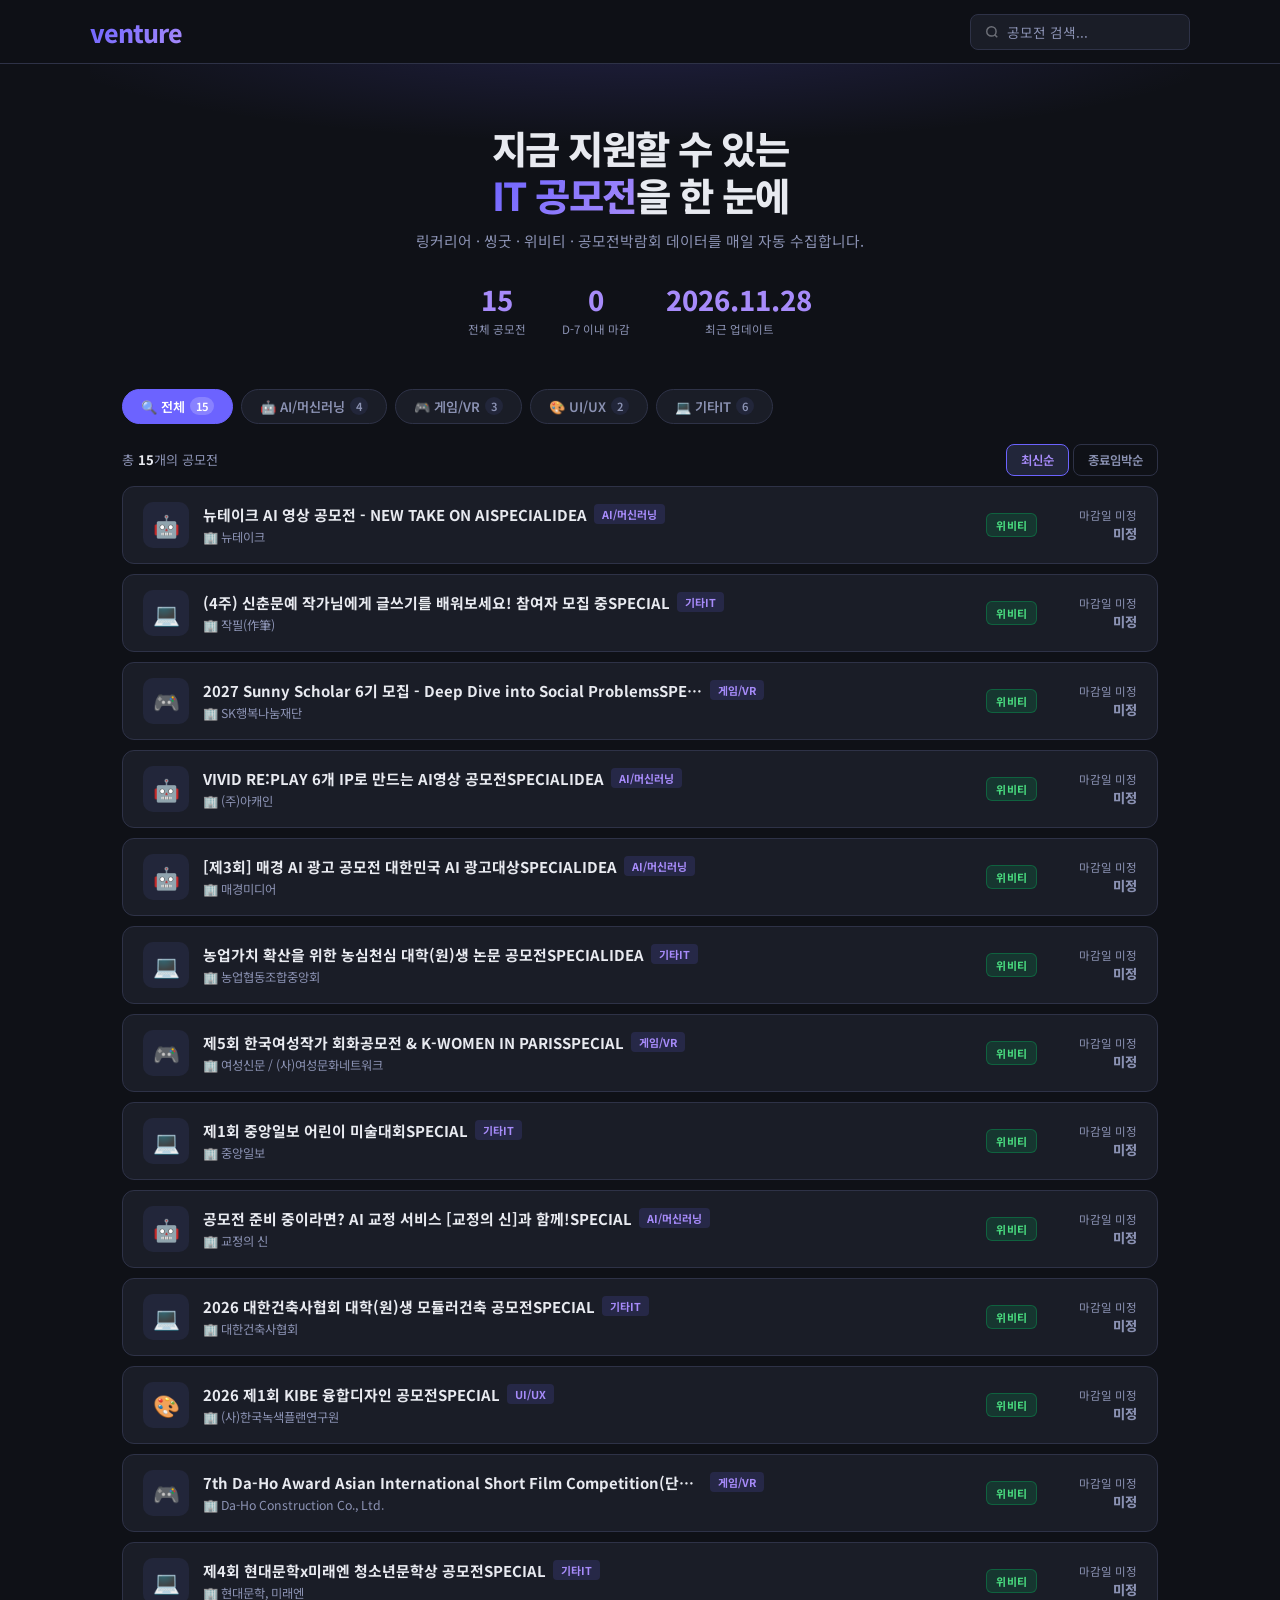
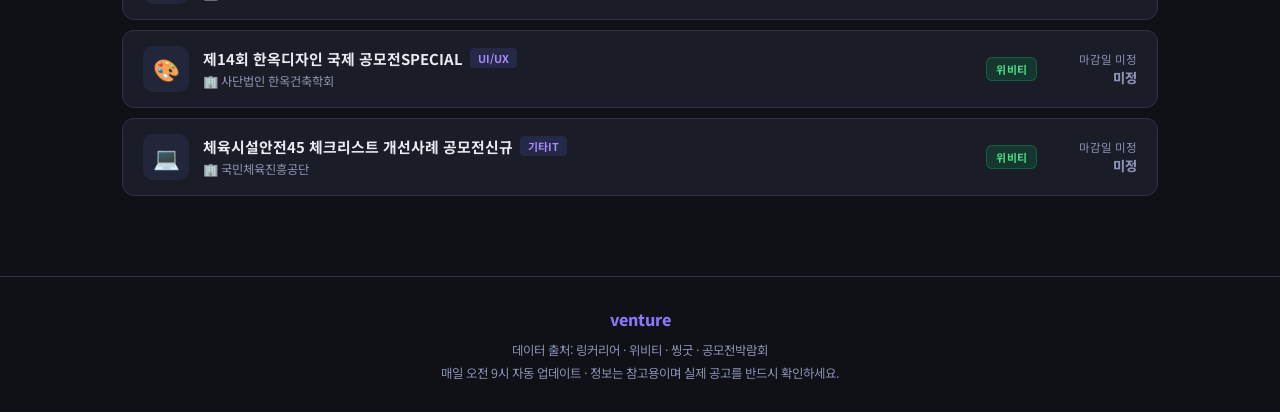
<file: docs/index.html>
<!DOCTYPE html>
<html lang="ko">
<head>
  <meta charset="UTF-8" />
  <meta name="viewport" content="width=device-width, initial-scale=1.0" />
  <title>venture — IT 공모전 큐레이션</title>
  <meta name="description" content="AI, 빅데이터, 앱개발 등 국내 IT 공모전을 한 곳에서! 링커리어, 위비티, 씽굿에서 실시간 수집." />
  <link rel="preconnect" href="https://fonts.googleapis.com" />
  <link href="https://fonts.googleapis.com/css2?family=Noto+Sans+KR:wght@400;500;600;700;800&display=swap" rel="stylesheet" />
  <style>
    *, *::before, *::after { box-sizing: border-box; margin: 0; padding: 0; }
    :root {
      --bg:      #0f1117;
      --surface: #1a1d27;
      --sur2:    #22263a;
      --border:  #2e3247;
      --accent:  #6c63ff;
      --accent2: #a78bfa;
      --text:    #e8eaf0;
      --sub:     #8b92b3;
      --green:   #22c55e;
      --yellow:  #f59e0b;
      --red:     #ef4444;
      --r:       12px;
    }
    body {
      background: var(--bg);
      color: var(--text);
      font-family: 'Noto Sans KR', -apple-system, sans-serif;
      min-height: 100vh;
    }
    a { text-decoration: none; color: inherit; }

    /* ── HEADER ── */
    header {
      position: sticky; top: 0; z-index: 100;
      background: rgba(15,17,23,.88);
      backdrop-filter: blur(12px);
      border-bottom: 1px solid var(--border);
      padding: 0 32px; height: 64px;
    }
    .h-inner {
      height: 100%; max-width: 1100px; margin: 0 auto;
      display: flex; align-items: center; justify-content: space-between;
    }
    .logo {
      font-size: 1.55rem; font-weight: 800; letter-spacing: -1px;
      background: linear-gradient(135deg, var(--accent), var(--accent2));
      -webkit-background-clip: text; -webkit-text-fill-color: transparent;
    }
    .search-wrap {
      display: flex; align-items: center; gap: 8px;
      background: var(--surface); border: 1px solid var(--border);
      border-radius: 8px; padding: 7px 14px; width: 220px;
      transition: border-color .2s;
    }
    .search-wrap:focus-within { border-color: var(--accent); }
    .search-wrap svg { opacity: .4; flex-shrink: 0; }
    .search-wrap input {
      background: none; border: none; outline: none;
      color: var(--text); font-size: .85rem; width: 100%; font-family: inherit;
    }
    .search-wrap input::placeholder { color: var(--sub); }

    /* ── HERO ── */
    .hero {
      padding: 60px 32px 44px; text-align: center;
      background: radial-gradient(ellipse 80% 50% at 50% -10%, rgba(108,99,255,.18) 0%, transparent 70%);
      max-width: 1100px; margin: 0 auto;
    }
    .hero h1 { font-size: 2.4rem; font-weight: 800; letter-spacing: -1.5px; line-height: 1.22; }
    .hero h1 em {
      font-style: normal;
      background: linear-gradient(135deg, var(--accent), var(--accent2));
      -webkit-background-clip: text; -webkit-text-fill-color: transparent;
    }
    .hero p { margin-top: 12px; color: var(--sub); font-size: .92rem; }
    .hero-stats { display: flex; justify-content: center; gap: 36px; margin-top: 28px; }
    .stat { text-align: center; }
    .stat-num { font-size: 1.7rem; font-weight: 800; color: var(--accent2); }
    .stat-label { font-size: .72rem; color: var(--sub); margin-top: 2px; }

    /* ── CAT BAR ── */
    .cat-bar {
      display: flex; gap: 8px; padding: 0 32px;
      overflow-x: auto; scrollbar-width: none;
      max-width: 1100px; margin: 8px auto 0;
    }
    .cat-bar::-webkit-scrollbar { display: none; }
    .cat-btn {
      flex-shrink: 0; padding: 7px 18px; border-radius: 999px;
      border: 1px solid var(--border); background: var(--surface);
      color: var(--sub); font-size: .82rem; font-weight: 600;
      cursor: pointer; transition: all .15s; font-family: inherit;
      display: flex; align-items: center; gap: 5px; white-space: nowrap;
    }
    .cat-btn .cnt {
      font-size: .7rem; background: var(--sur2);
      border-radius: 999px; padding: 1px 6px; color: var(--sub);
    }
    .cat-btn:hover { border-color: var(--accent); color: var(--accent2); }
    .cat-btn.active { background: var(--accent); border-color: var(--accent); color: #fff; }
    .cat-btn.active .cnt { background: rgba(255,255,255,.2); color: #fff; }

    /* ── SOURCE ROW ── */
    .src-row {
      display: flex; gap: 8px; padding: 10px 32px 0;
      overflow-x: auto; scrollbar-width: none;
      max-width: 1100px; margin: 0 auto;
    }
    .src-row::-webkit-scrollbar { display: none; }
    .src-chip {
      flex-shrink: 0; padding: 5px 13px; border-radius: 8px;
      border: 1px solid var(--border); background: var(--surface);
      color: var(--sub); font-size: .78rem; font-weight: 700;
      cursor: pointer; transition: all .15s; font-family: inherit;
    }
    .src-chip:hover { border-color: var(--accent); }
    .src-chip.active { background: var(--sur2); border-color: var(--accent); color: var(--accent2); }

    /* ── TOOLBAR ── */
    .toolbar {
      display: flex; align-items: center; justify-content: space-between;
      padding: 20px 32px 10px; max-width: 1100px; margin: 0 auto;
    }
    .result-count { font-size: .82rem; color: var(--sub); }
    .result-count strong { color: var(--text); }
    .sort-group { display: flex; gap: 4px; }
    .sort-btn {
      padding: 6px 14px; border-radius: 8px;
      border: 1px solid var(--border); background: none;
      color: var(--sub); font-size: .78rem; font-weight: 600;
      cursor: pointer; transition: all .15s; font-family: inherit;
    }
    .sort-btn:hover { color: var(--text); border-color: var(--accent); }
    .sort-btn.active { background: var(--sur2); color: var(--accent2); border-color: var(--accent); }

    /* ── LIST ── */
    .list-wrap {
      padding: 0 32px 80px; max-width: 1100px;
      margin: 0 auto; display: flex; flex-direction: column; gap: 10px;
    }

    /* ── ROW CARD ── */
    .row-card {
      display: flex; align-items: center; gap: 14px;
      background: var(--surface); border: 1px solid var(--border);
      border-radius: var(--r); padding: 15px 20px;
      cursor: pointer; transition: border-color .15s, transform .15s, box-shadow .15s;
      text-decoration: none; color: inherit;
    }
    .row-card:hover {
      border-color: var(--accent); transform: translateY(-1px);
      box-shadow: 0 4px 24px rgba(108,99,255,.15);
    }
    .row-card.expired { opacity: .45; }

    .row-icon {
      width: 46px; height: 46px; border-radius: 10px; flex-shrink: 0;
      display: flex; align-items: center; justify-content: center;
      font-size: 1.35rem; overflow: hidden; background: var(--sur2);
    }
    .row-icon img { width: 100%; height: 100%; object-fit: cover; border-radius: 10px; }

    .row-main { flex: 1; min-width: 0; }
    .row-top { display: flex; align-items: center; gap: 7px; flex-wrap: wrap; }
    .row-title {
      font-size: .93rem; font-weight: 700;
      white-space: nowrap; overflow: hidden; text-overflow: ellipsis; max-width: 500px;
    }
    .row-cat {
      flex-shrink: 0; font-size: .68rem; font-weight: 700;
      padding: 2px 8px; border-radius: 4px;
      background: rgba(108,99,255,.15); color: var(--accent2);
    }
    .new-dot { width: 7px; height: 7px; border-radius: 50%; background: var(--accent); flex-shrink: 0; }
    .row-org { font-size: .77rem; color: var(--sub); margin-top: 3px; }

    .row-meta { display: flex; align-items: center; gap: 12px; flex-shrink: 0; }

    .src-badge {
      font-size: .68rem; font-weight: 700; padding: 3px 9px;
      border-radius: 6px; letter-spacing: .2px; flex-shrink: 0;
    }
    .badge-linkareer  { background: rgba(0,102,255,.15);  color: #60a5fa; border: 1px solid rgba(0,102,255,.3); }
    .badge-wevity     { background: rgba(0,200,100,.15);  color: #4ade80; border: 1px solid rgba(0,200,100,.3); }
    .badge-thinkgood  { background: rgba(255,136,0,.15);  color: #fb923c; border: 1px solid rgba(255,136,0,.3); }
    .badge-gonmofair  { background: rgba(168,85,247,.15); color: #c084fc; border: 1px solid rgba(168,85,247,.3); }
    .badge-campuspick { background: rgba(251,191,36,.15); color: #fbbf24; border: 1px solid rgba(251,191,36,.3); }

    .deadline-wrap { text-align: right; min-width: 88px; }
    .deadline-date { font-size: .72rem; color: var(--sub); }
    .dday { font-size: .83rem; font-weight: 800; margin-top: 1px; }
    .dday-green  { color: var(--green); }
    .dday-yellow { color: var(--yellow); }
    .dday-red    { color: var(--red); }
    .dday-gray   { color: var(--sub); }

    /* ── LOADING / EMPTY ── */
    .loading, .empty {
      text-align: center; padding: 80px 0; color: var(--sub);
    }
    .loading p, .empty p { margin-top: 14px; font-size: .88rem; }
    .empty-icon { font-size: 3rem; margin-bottom: 8px; }
    .spinner {
      width: 36px; height: 36px; margin: 0 auto;
      border: 3px solid var(--border); border-top-color: var(--accent);
      border-radius: 50%; animation: spin .8s linear infinite;
    }
    @keyframes spin { to { transform: rotate(360deg); } }

    /* ── FOOTER ── */
    footer {
      border-top: 1px solid var(--border);
      padding: 28px 32px; color: var(--sub);
      font-size: .78rem; text-align: center; line-height: 1.8;
    }
    .footer-logo {
      font-size: 1rem; font-weight: 800; margin-bottom: 6px;
      background: linear-gradient(135deg, var(--accent), var(--accent2));
      -webkit-background-clip: text; -webkit-text-fill-color: transparent;
    }
    footer a { color: var(--sub); }
    footer a:hover { color: var(--accent2); }

    /* ── RESPONSIVE ── */
    @media (max-width: 700px) {
      header { padding: 0 16px; }
      .hero { padding: 40px 16px 28px; }
      .hero h1 { font-size: 1.65rem; }
      .hero-stats { gap: 20px; }
      .cat-bar, .src-row, .toolbar, .list-wrap { padding-left: 16px; padding-right: 16px; }
      .row-title { max-width: 160px; }
      .search-wrap { width: 140px; }
      .row-org { display: none; }
    }
  </style>
</head>
<body>

<!-- HEADER -->
<header>
  <div class="h-inner">
    <div class="logo">venture</div>
    <div class="search-wrap">
      <svg width="14" height="14" fill="none" viewBox="0 0 24 24" stroke="currentColor" stroke-width="2.5">
        <circle cx="11" cy="11" r="8"/><path d="M21 21l-4.35-4.35"/>
      </svg>
      <input type="text" id="searchInput" placeholder="공모전 검색..." />
    </div>
  </div>
</header>

<!-- HERO -->
<section class="hero">
  <h1>지금 지원할 수 있는<br /><em>IT 공모전</em>을 한 눈에</h1>
  <p>링커리어 · 씽굿 · 위비티 · 공모전박람회 데이터를 매일 자동 수집합니다.</p>
  <div class="hero-stats">
    <div class="stat"><div class="stat-num" id="statTotal">—</div><div class="stat-label">전체 공모전</div></div>
    <div class="stat"><div class="stat-num" id="statClosing">—</div><div class="stat-label">D-7 이내 마감</div></div>
    <div class="stat"><div class="stat-num" id="statUpdated">—</div><div class="stat-label">최근 업데이트</div></div>
  </div>
</section>

<!-- CAT BAR -->
<div class="cat-bar" id="catBar"></div>

<!-- SOURCE ROW (hidden) -->
<div class="src-row" id="srcRow" style="display:none"></div>

<!-- TOOLBAR -->
<div class="toolbar">
  <p class="result-count">총 <strong id="resultCount">—</strong>개의 공모전</p>
  <div class="sort-group">
    <button class="sort-btn active" id="sortLatest" onclick="setSort('latest')">최신순</button>
    <button class="sort-btn" id="sortDeadline" onclick="setSort('deadline')">종료임박순</button>
  </div>
</div>

<!-- LIST -->
<div class="list-wrap" id="listWrap">
  <div class="loading"><div class="spinner"></div><p>공모전 정보를 불러오는 중...</p></div>
</div>

<!-- FOOTER -->
<footer>
  <div class="footer-logo">venture</div>
  <p>
    데이터 출처:
    <a href="https://linkareer.com/list/contest" target="_blank">링커리어</a> ·
    <a href="https://www.wevity.com" target="_blank">위비티</a> ·
    <a href="https://www.thinkgood.co.kr" target="_blank">씽굿</a> ·
    <a href="https://www.contestkorea.com" target="_blank">공모전박람회</a>
  </p>
  <p>매일 오전 9시 자동 업데이트 · 정보는 참고용이며 실제 공고를 반드시 확인하세요.</p>
</footer>

<script>
const CAT_ICONS = {
  "AI/머신러닝":"🤖","빅데이터":"📊","데이터":"🗃️","앱개발":"📱","웹개발":"🌐",
  "IoT/임베디드":"🔌","게임/VR":"🎮","보안/해킹":"🔒","블록체인":"⛓️",
  "UI/UX":"🎨","기타IT":"💻","전체":"🔍",
};
const SOURCES = ["linkareer","wevity","thinkgood","gonmofair","campuspick"];
const SRC_LABEL = {
  linkareer:"링커리어", wevity:"위비티",
  thinkgood:"씽굿", gonmofair:"공모전박람회", campuspick:"캠퍼스픽",
};

let allData = [];
let state  = { cat:"전체", sort:"latest", source:null, search:"" };

/* ── 초기화 ── */
document.addEventListener("DOMContentLoaded", () => {
  loadData();
  document.getElementById("searchInput").addEventListener("input", e => {
    state.search = e.target.value.trim();
    render();
  });
});

async function loadData() {
  try {
    const res  = await fetch("data.json?t=" + Date.now());
    const data = await res.json();
    allData = data.contests || [];

    // 통계
    document.getElementById("statTotal").textContent   = allData.length;
    document.getElementById("statUpdated").textContent = (data.updated || "").slice(0,10);
    const closing = allData.filter(c => c.days_left !== null && c.days_left >= 0 && c.days_left <= 7).length;
    document.getElementById("statClosing").textContent = closing;

    buildCatBar();
    buildSrcRow();
    render();
  } catch(e) {
    document.getElementById("listWrap").innerHTML =
      '<div class="empty"><div class="empty-icon">📭</div><p>데이터를 불러올 수 없습니다.<br>GitHub Actions가 아직 실행되지 않았을 수 있습니다.</p></div>';
  }
}

/* ── 카테고리 탭 생성 ── */
function buildCatBar() {
  const counts = { "전체": allData.length };
  allData.forEach(c => {
    const cat = c.category || "기타IT";
    counts[cat] = (counts[cat] || 0) + 1;
  });

  const order = ["전체","AI/머신러닝","빅데이터","데이터","앱개발","웹개발","보안/해킹","게임/VR","블록체인","IoT/임베디드","UI/UX","기타IT"];
  const cats  = [...order.filter(k => counts[k]), ...Object.keys(counts).filter(k => !order.includes(k))];

  document.getElementById("catBar").innerHTML = cats.map(cat => {
    const icon   = CAT_ICONS[cat] || "📌";
    const active = cat === state.cat ? "active" : "";
    return `<button class="cat-btn ${active}" data-cat="${esc(cat)}" onclick="selectCat(this)">
      ${icon} ${esc(cat)} <span class="cnt">${counts[cat]}</span>
    </button>`;
  }).join("");
}

/* ── 출처 행 생성 ── */
function buildSrcRow() {
  const present = [...new Set(allData.map(c => c.source_site).filter(Boolean))];
  const row = document.getElementById("srcRow");
  row.innerHTML = present.map(s => `
    <button class="src-chip" data-src="${esc(s)}" onclick="selectSrc(this)">${esc(SRC_LABEL[s]||s)}</button>
  `).join("");
}

/* ── 렌더 ── */
function render() {
  const q = state.search.toLowerCase();

  let items = allData.filter(c => {
    const matchCat = state.cat === "전체" || (c.category || "기타IT") === state.cat;
    const matchSrc = !state.source || c.source_site === state.source;
    const matchQ   = !q || c.title.toLowerCase().includes(q) || (c.organization||"").toLowerCase().includes(q);
    return matchCat && matchSrc && matchQ;
  });

  if (state.sort === "deadline") {
    items = [...items].sort((a, b) => {
      if (a.days_left === null || a.days_left === undefined) return 1;
      if (b.days_left === null || b.days_left === undefined) return -1;
      if (a.days_left < 0 && b.days_left >= 0) return 1;
      if (b.days_left < 0 && a.days_left >= 0) return -1;
      return a.days_left - b.days_left;
    });
  }

  document.getElementById("resultCount").textContent = items.length;
  const wrap = document.getElementById("listWrap");

  if (!items.length) {
    wrap.innerHTML = '<div class="empty"><div class="empty-icon">🔍</div><p>조건에 맞는 공모전이 없습니다.</p></div>';
    return;
  }

  wrap.innerHTML = items.map(c => {
    const icon     = CAT_ICONS[c.category || "기타IT"] || "💻";
    const srcKey   = c.source_site || "linkareer";
    const srcLabel = c.source_label || SRC_LABEL[srcKey] || srcKey;
    const expired  = c.days_left !== null && c.days_left < 0;
    const dday     = getDday(c.days_left);
    const deadline = c.deadline ? `${c.deadline.slice(5).replace(".","/") } 마감` : "마감일 미정";
    const thumbHtml = c.thumbnail
      ? `<img src="${esc(c.thumbnail)}" alt="" onerror="this.style.display='none'">`
      : icon;

    return `<a class="row-card${expired?" expired":""}"
         href="${esc(c.url||"#")}" target="_blank" rel="noopener noreferrer">
      <div class="row-icon">${thumbHtml}</div>
      <div class="row-main">
        <div class="row-top">
          <span class="row-title">${esc(c.title)}</span>
          <span class="row-cat">${esc(c.category||"기타IT")}</span>
        </div>
        <div class="row-org">${c.organization ? "🏢 "+esc(c.organization) : ""}</div>
      </div>
      <div class="row-meta">
        <span class="src-badge badge-${esc(srcKey)}">${esc(srcLabel)}</span>
        <div class="deadline-wrap">
          <div class="deadline-date">${esc(deadline)}</div>
          <div class="dday ${dday.cls}">${dday.text}</div>
        </div>
      </div>
    </a>`;
  }).join("");
}

/* ── D-day ── */
function getDday(d) {
  if (d === null || d === undefined) return { text:"미정",       cls:"dday-gray"   };
  if (d < 0)   return { text:"마감",        cls:"dday-gray"   };
  if (d === 0) return { text:"오늘 마감!",  cls:"dday-red"    };
  if (d <= 3)  return { text:`D-${d}`,      cls:"dday-red"    };
  if (d <= 7)  return { text:`D-${d}`,      cls:"dday-yellow" };
  return         { text:`D-${d}`,            cls:"dday-green"  };
}

/* ── 컨트롤 ── */
function selectCat(btn) {
  state.cat = btn.dataset.cat;
  document.querySelectorAll(".cat-btn").forEach(b => b.classList.remove("active"));
  btn.classList.add("active");
  render();
}
function selectSrc(btn) {
  const id = btn.dataset.src;
  state.source = state.source === id ? null : id;
  document.querySelectorAll(".src-chip").forEach(b => b.classList.toggle("active", b.dataset.src === state.source));
  render();
}
function setSort(sort) {
  state.sort = sort;
  document.getElementById("sortLatest").classList.toggle("active",   sort === "latest");
  document.getElementById("sortDeadline").classList.toggle("active", sort === "deadline");
  render();
}
function esc(s) {
  return String(s||"").replace(/&/g,"&amp;").replace(/</g,"&lt;").replace(/>/g,"&gt;").replace(/"/g,"&quot;");
}
</script>
</body>
</html>
</file>
